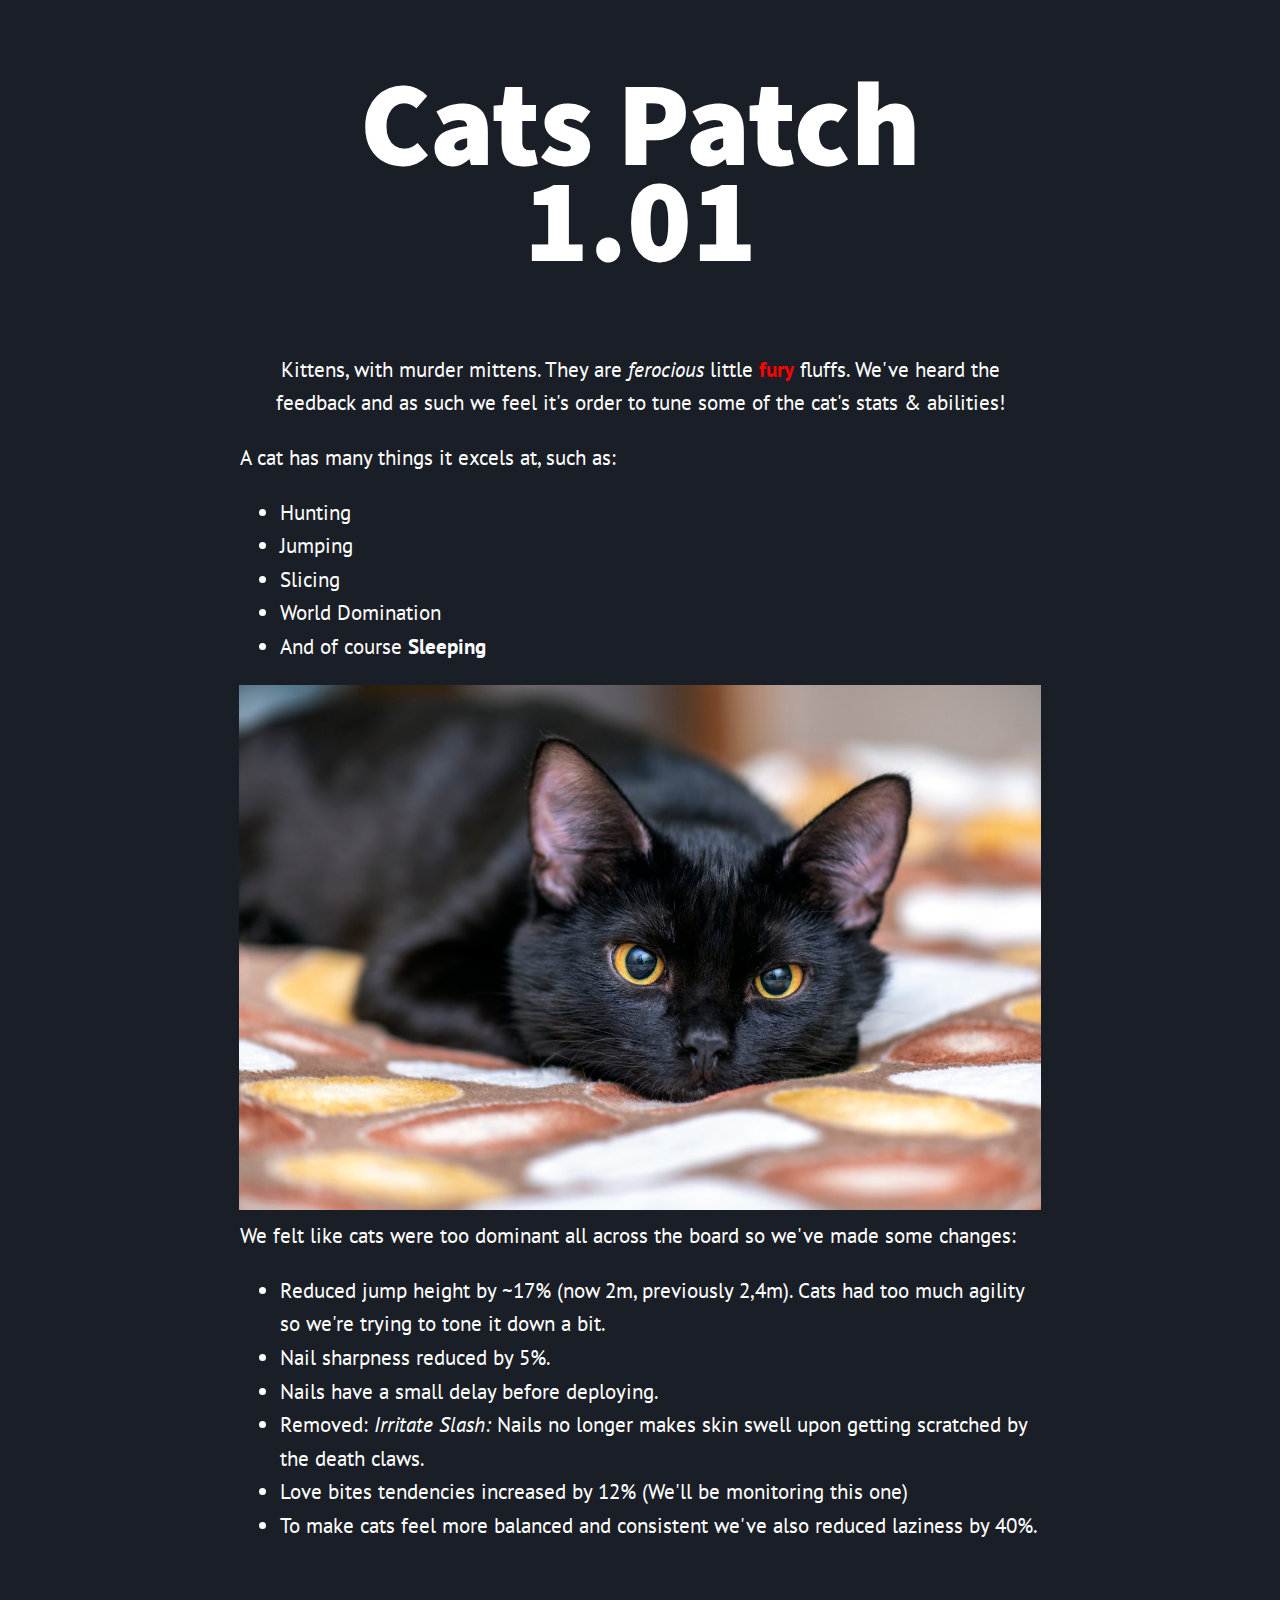
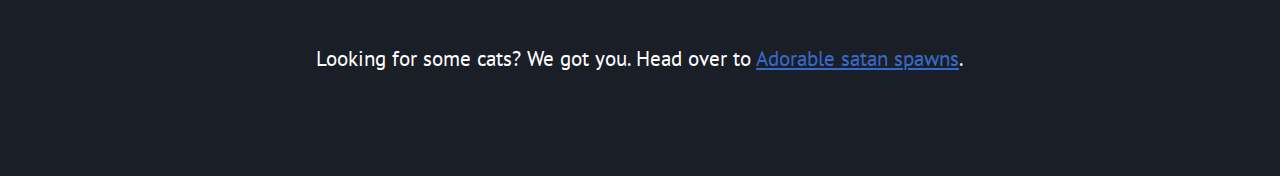
<file: index.html>
<!DOCTYPE html>
<html lang="en">
    <head>
        <meta charset="UTF-8">
        <meta name="viewport" content="width=device-width, initial-scale=1.0">
        <title>Cat Patch 1.01</title>
        <link rel="preconnect" href="https://fonts.gstatic.com">
        <link href="https://fonts.googleapis.com/css2?family=PT+Sans:ital,wght@0,400;0,700;1,400;1,700&family=Source+Sans+Pro:wght@900&display=swap" rel="stylesheet">
        <link href="cat-patch.css" rel="stylesheet">
    </head>
    
    <body>
        <header>
            <div class="container">
                <h1>Cats Patch 1.01</h1>
                <p>Kittens, with murder mittens. They are <em>ferocious</em> little <span class="fury"><strong>fury</strong></span> fluffs. We've heard the feedback and as such we feel it's order to tune some of the cat's stats & abilities!</p>
                <div class="cat-list"><p>A cat has many things it excels at, such as:
            
                    <ul>
                    <li>Hunting</li>
                    <li>Jumping</li>
                    <li>Slicing</li>
                    <li>World Domination</li>
                    <li>And of course <strong>Sleeping</strong></li>
                    </ul>
                    </p>
                </div>
            </div>
                <img src="img/cat-1.jpg" alt="Black cat laying down, looking at camera">
            
            <div class="container">
                <div class="cat-list">We felt like cats were too dominant all across the board so we've made some changes:
                    <ul>
                        <li>Reduced jump height by ~17% (now 2m, previously 2,4m). Cats had too much agility so we're trying to tone it down a bit.</li>
                        <li>Nail sharpness reduced by 5%.</li>
                        <li>Nails have a small delay before deploying.</li>
                        <li>Removed: <em>Irritate Slash:</em> Nails no longer makes skin swell upon getting scratched by the death claws.</li>
                        <li>Love bites tendencies increased by 12% (We'll be monitoring this one)</li>
                        <li>To make cats feel more balanced and consistent we've also reduced laziness by 40%.</li>
                    </ul>
                </div>
            </div>
                <div class="redirect-from-patch">
                    <p>Looking for some cats? We got you. Head over to <a href="index.html">Adorable satan spawns</a>.</p>
                </div>
            </div>
        </header>
    </body>
</html>
</file>
<file: cat-patch.css>
* {
	/*Miscellaneous*/
	box-sizing: border-box;
}

html,
body {
	/*Box model stuff*/
	margin: 0;
	padding: 0;
	text-align: center;
}

img {
	/*Box model stuff*/
	margin: 0 auto;
	max-height: 525px;
}

body {
	/*Box model stuff*/
	background: #1a1e26;
	/*Typography stuff*/
	font-family: "PT Sans", sans-serif;
	font-size: 21px;
	color: #fff;
	/*Miscellaneous*/
	line-height: 1.6;
}

h1,
h2,
h3 {
	/*Typography stuff*/
	font-family: "Source Sans Pro", sans-serif;
	font-weight: 900;
}

h1 {
	/*Typography stuff*/
	font-size: 120px;
	text-align: center;
	/*Miscellaneous*/
	line-height: 0.8;
}

h2 {
	/*Typography stuff*/
	font-size: 48px;
	/*Miscellaneous*/
	line-height: 1;
}

a {
	/*Typography stuff*/
	color: #3669c9;
}

a:hover,
a:focus {
	/*Typography stuff*/
	color: #fff;
}

.btn {
	/*Display stuff*/
	display: inline-block;
	/*Box model stuff*/
	padding: 0.5em 1.25em;
	background-color: #3669c9;
	/*Typography stuff*/
	font-weight: 700;
	text-decoration: none;
	text-transform: uppercase;
	color: inherit;
}

.btn:hover,
.btn:focus {
	/*Box model stuff*/
	background: #3339c9;
}

.hero {
	/*Box model stuff*/
	padding: 14rem 0 25rem;
	background-image: url("../img/moon.jpg");
	background-size: cover;
	/*Typography stuff*/
	text-align: left;
}

section {
	/*Box model stuff*/
	padding: 5rem 0;
}

.container {
	/*Box model stuff*/
	width: 800px;
	margin-left: auto;
	margin-right: auto;
	/*Typography stuff*/
	text-align: center;
}

.fury {
	/*Typography stuff*/
	color: red;
}

.cat-list {
	/*Typography stuff*/
	text-align: left;
}

.redirect-from-patch {
	/*Box model stuff*/
	margin: 100px 0px;
	/*Typography stuff*/
	text-align: center;
}
</file>
